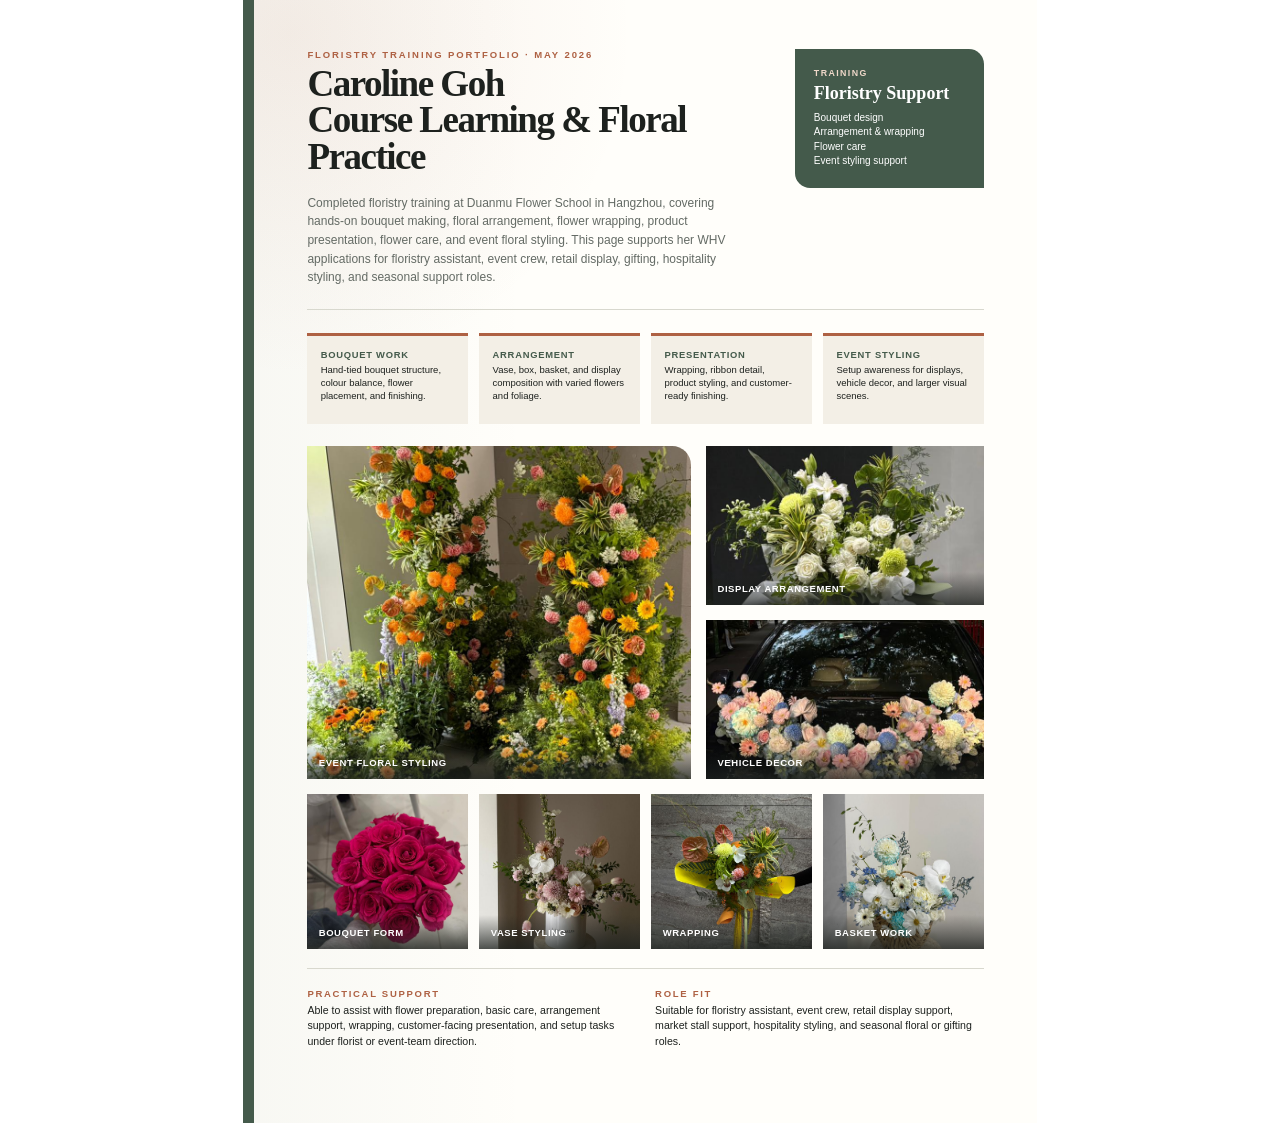
<file: Caroline_WHV_Floristry_Portfolio.html>
<!doctype html>
<html lang="en">
  <head>
    <meta charset="utf-8">
    <meta name="viewport" content="width=device-width, initial-scale=1">
    <title>Caroline WHV Floristry Portfolio</title>
    <style>
      :root {
        --paper: #fffefa;
        --ink: #1d211e;
        --muted: #646b65;
        --sage: #445a4b;
        --sage-soft: #e8eee7;
        --cream: #f3efe6;
        --rust: #ae6143;
        --line: #d8d8ce;
      }

      * {
        box-sizing: border-box;
      }

      @page {
        size: A4;
        margin: 0;
      }

      html,
      body {
        margin: 0;
        padding: 0;
        background: #ffffff;
        color: var(--ink);
        font-family: "Avenir Next", "Helvetica Neue", Arial, sans-serif;
      }

      body {
        -webkit-print-color-adjust: exact;
        print-color-adjust: exact;
      }

      .page {
        position: relative;
        width: 210mm;
        height: 297mm;
        margin: 0 auto;
        padding: 13mm 14mm 11mm 17mm;
        overflow: hidden;
        background:
          radial-gradient(circle at 6% 3%, rgba(174, 97, 67, 0.09), transparent 26%),
          linear-gradient(90deg, rgba(68, 90, 75, 0.04), transparent 36%),
          var(--paper);
      }

      .page::before {
        content: "";
        position: absolute;
        inset: 0 auto 0 0;
        width: 3mm;
        background: var(--sage);
      }

      .hero {
        display: grid;
        grid-template-columns: 1fr 50mm;
        gap: 10mm;
        align-items: start;
        padding-bottom: 6mm;
        border-bottom: 1px solid var(--line);
      }

      .kicker {
        margin: 0 0 6px;
        color: var(--rust);
        font-size: 9.5px;
        font-weight: 800;
        letter-spacing: 0.2em;
        text-transform: uppercase;
      }

      h1 {
        margin: 0;
        font-family: Georgia, "Times New Roman", serif;
        font-size: 37px;
        line-height: 0.98;
        letter-spacing: -0.04em;
        font-weight: 600;
      }

      .summary {
        margin: 5mm 0 0;
        max-width: 112mm;
        color: var(--muted);
        font-size: 12px;
        line-height: 1.55;
      }

      .badge {
        padding: 5mm;
        color: #ffffff;
        background: var(--sage);
        border-radius: 0 4mm 0 4mm;
      }

      .badge-label {
        color: #efd8c9;
        font-size: 8.8px;
        font-weight: 800;
        letter-spacing: 0.16em;
        text-transform: uppercase;
      }

      .badge-title {
        margin-top: 5px;
        font-family: Georgia, "Times New Roman", serif;
        font-size: 18px;
        line-height: 1.15;
        font-weight: 700;
      }

      .badge-copy {
        margin-top: 7px;
        font-size: 10px;
        line-height: 1.45;
      }

      .focus {
        display: grid;
        grid-template-columns: repeat(4, 1fr);
        gap: 3mm;
        margin-top: 6mm;
      }

      .focus-card {
        min-height: 24mm;
        padding: 3.5mm;
        background: var(--cream);
        border-top: 3px solid var(--rust);
      }

      .focus-title {
        color: var(--sage);
        font-size: 9.4px;
        font-weight: 800;
        letter-spacing: 0.08em;
        text-transform: uppercase;
      }

      .focus-copy {
        margin-top: 4px;
        font-size: 9.5px;
        line-height: 1.35;
      }

      .visuals {
        display: grid;
        grid-template-columns: 1.16fr 0.84fr;
        gap: 4mm;
        margin-top: 6mm;
      }

      .photo-card {
        position: relative;
        overflow: hidden;
        min-height: 36mm;
        margin: 0;
        background: var(--cream);
      }

      .photo-card img {
        display: block;
        width: 100%;
        height: 100%;
        object-fit: cover;
      }

      .hero-photo {
        height: 88mm;
        border-radius: 0 5mm 0 0;
      }

      .photo-stack {
        display: grid;
        grid-template-rows: 1fr 1fr;
        gap: 4mm;
      }

      .photo-stack .photo-card {
        height: 42mm;
      }

      .caption {
        position: absolute;
        left: 0;
        right: 0;
        bottom: 0;
        padding: 3mm;
        color: #ffffff;
        font-size: 9.5px;
        font-weight: 750;
        letter-spacing: 0.06em;
        text-transform: uppercase;
        background: linear-gradient(0deg, rgba(29, 33, 30, 0.76), rgba(29, 33, 30, 0));
      }

      .gallery {
        display: grid;
        grid-template-columns: repeat(4, 1fr);
        gap: 3mm;
        margin-top: 4mm;
      }

      .gallery .photo-card {
        height: 41mm;
      }

      .note {
        display: grid;
        grid-template-columns: 1fr 1fr;
        gap: 5mm;
        margin-top: 5mm;
        padding-top: 5mm;
        border-top: 1px solid var(--line);
      }

      .note-title {
        color: var(--rust);
        font-size: 9.5px;
        font-weight: 800;
        letter-spacing: 0.18em;
        text-transform: uppercase;
      }

      .note-copy {
        margin-top: 4px;
        font-size: 10.6px;
        line-height: 1.45;
      }
    </style>
  </head>
  <body>
    <main class="page">
      <section class="hero">
        <div>
          <p class="kicker">Floristry Training Portfolio · May 2026</p>
          <h1>Caroline Goh<br>Course Learning & Floral Practice</h1>
          <p class="summary">
            Completed floristry training at Duanmu Flower School in Hangzhou, covering hands-on
            bouquet making, floral arrangement, flower wrapping, product presentation, flower care,
            and event floral styling. This page supports her WHV applications for floristry assistant,
            event crew, retail display, gifting, hospitality styling, and seasonal support roles.
          </p>
        </div>

        <aside class="badge">
          <div class="badge-label">Training</div>
          <div class="badge-title">Floristry Support</div>
          <div class="badge-copy">
            Bouquet design<br>
            Arrangement &amp; wrapping<br>
            Flower care<br>
            Event styling support
          </div>
        </aside>
      </section>

      <section class="focus">
        <div class="focus-card">
          <div class="focus-title">Bouquet Work</div>
          <div class="focus-copy">Hand-tied bouquet structure, colour balance, flower placement, and finishing.</div>
        </div>
        <div class="focus-card">
          <div class="focus-title">Arrangement</div>
          <div class="focus-copy">Vase, box, basket, and display composition with varied flowers and foliage.</div>
        </div>
        <div class="focus-card">
          <div class="focus-title">Presentation</div>
          <div class="focus-copy">Wrapping, ribbon detail, product styling, and customer-ready finishing.</div>
        </div>
        <div class="focus-card">
          <div class="focus-title">Event Styling</div>
          <div class="focus-copy">Setup awareness for displays, vehicle decor, and larger visual scenes.</div>
        </div>
      </section>

      <section class="visuals">
        <figure class="photo-card hero-photo">
          <img src="images/WhatsApp Image 2026-06-17 at 8.17.05 PM.jpeg" alt="Large-scale event floral installation">
          <figcaption class="caption">Event floral styling</figcaption>
        </figure>
        <div class="photo-stack">
          <figure class="photo-card">
            <img src="images/WhatsApp Image 2026-06-17 at 8.16.59 PM.jpeg" alt="White and green floral stand arrangement">
            <figcaption class="caption">Display arrangement</figcaption>
          </figure>
          <figure class="photo-card">
            <img src="images/WhatsApp Image 2026-06-17 at 8.17.04 PM.jpeg" alt="Pastel floral car styling">
            <figcaption class="caption">Vehicle decor</figcaption>
          </figure>
        </div>
      </section>

      <section class="gallery">
        <figure class="photo-card">
          <img src="images/WhatsApp Image 2026-06-17 at 8.16.54 PM.jpeg" alt="Pink rose bouquet">
          <figcaption class="caption">Bouquet form</figcaption>
        </figure>
        <figure class="photo-card">
          <img src="images/WhatsApp Image 2026-06-17 at 8.17.00 PM.jpeg" alt="Pastel vase floral arrangement">
          <figcaption class="caption">Vase styling</figcaption>
        </figure>
        <figure class="photo-card">
          <img src="images/WhatsApp Image 2026-06-17 at 8.17.01 PM.jpeg" alt="Modern tropical wrapped bouquet">
          <figcaption class="caption">Wrapping</figcaption>
        </figure>
        <figure class="photo-card">
          <img src="images/WhatsApp Image 2026-06-17 at 8.17.01 PM (1).jpeg" alt="Blue and white basket arrangement">
          <figcaption class="caption">Basket work</figcaption>
        </figure>
      </section>

      <section class="note">
        <div>
          <div class="note-title">Practical Support</div>
          <div class="note-copy">
            Able to assist with flower preparation, basic care, arrangement support, wrapping,
            customer-facing presentation, and setup tasks under florist or event-team direction.
          </div>
        </div>
        <div>
          <div class="note-title">Role Fit</div>
          <div class="note-copy">
            Suitable for floristry assistant, event crew, retail display support, market stall
            support, hospitality styling, and seasonal floral or gifting roles.
          </div>
        </div>
      </section>
    </main>
  </body>
</html>
</file>
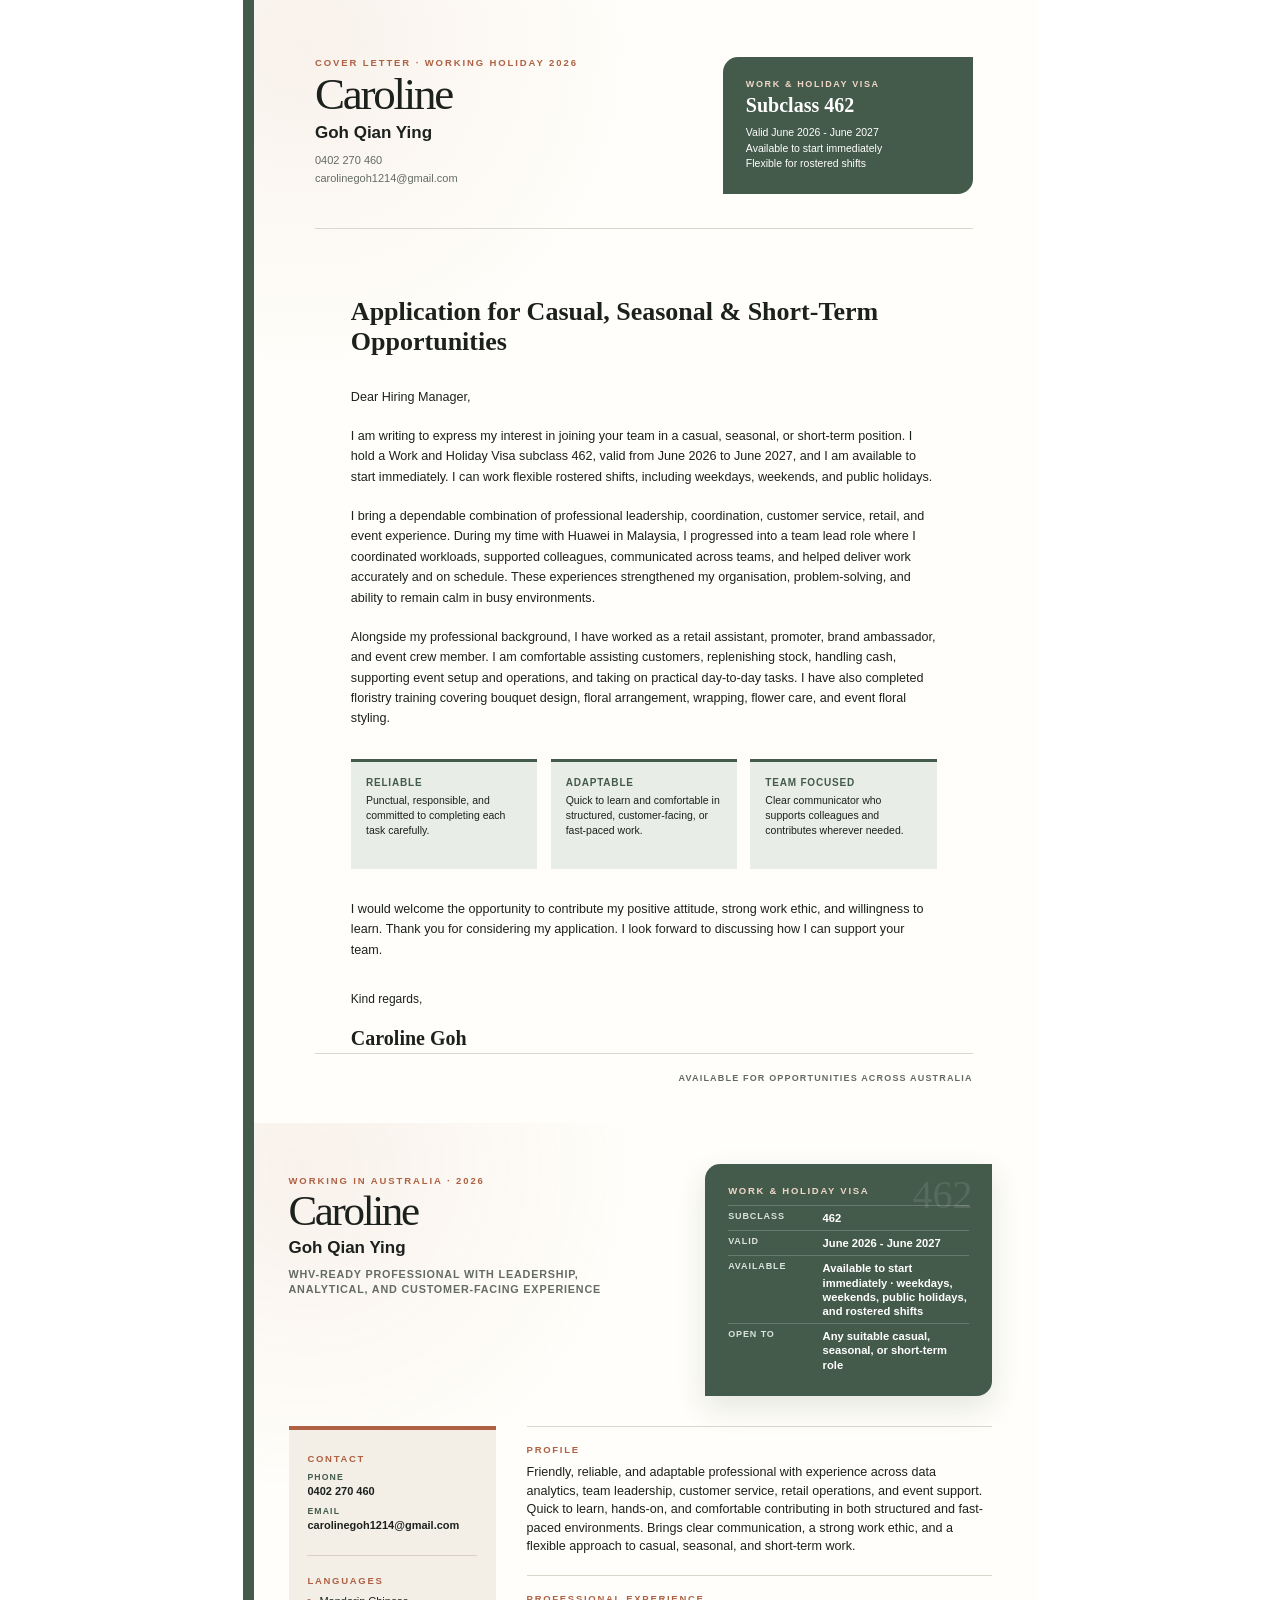
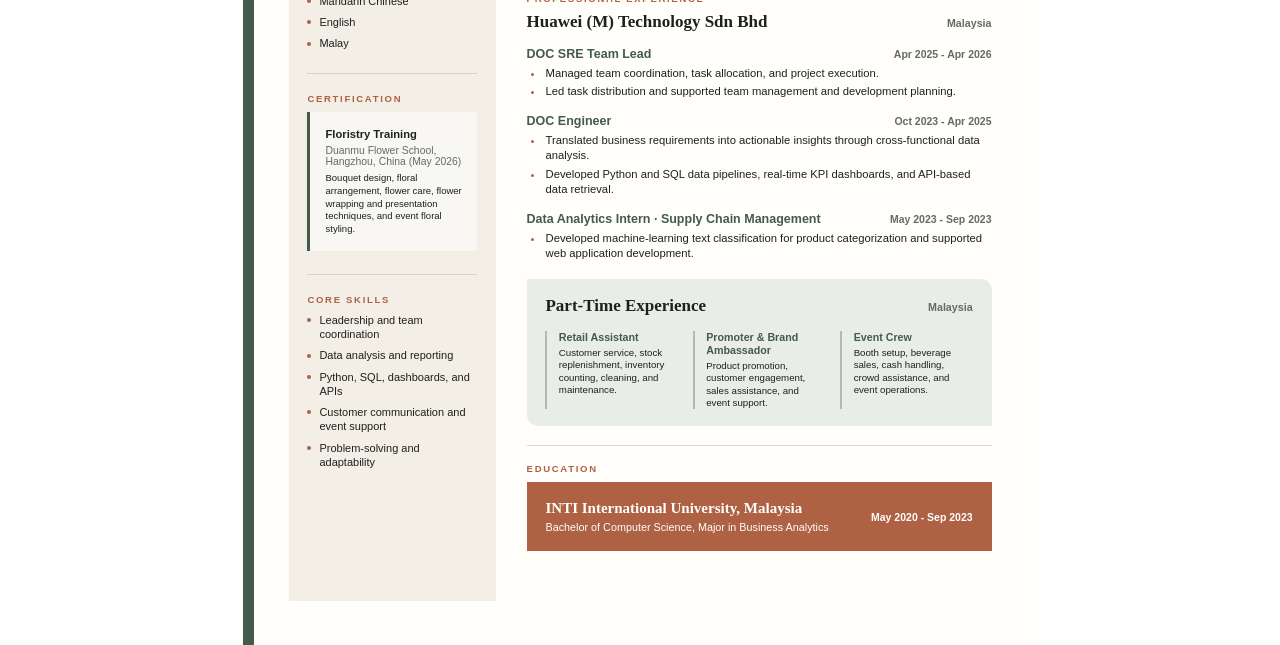
<file: Caroline_WHV_Resume.html>
<!doctype html>
<html lang="en">
  <head>
    <meta charset="utf-8">
    <meta name="viewport" content="width=device-width, initial-scale=1">
    <title>Caroline WHV Resume</title>
    <style>
      :root {
        --paper: #fffefa;
        --ink: #1d211e;
        --muted: #646b65;
        --sage: #445a4b;
        --sage-light: #e8eee7;
        --cream: #f3efe6;
        --rust: #ae6143;
        --line: #d8d8ce;
      }

      * {
        box-sizing: border-box;
      }

      @page {
        size: A4;
        margin: 0;
      }

      html,
      body {
        margin: 0;
        padding: 0;
        background: #ffffff;
        color: var(--ink);
        font-family: "Avenir Next", "Helvetica Neue", Arial, sans-serif;
      }

      body {
        -webkit-print-color-adjust: exact;
        print-color-adjust: exact;
      }

      .page {
        position: relative;
        width: 210mm;
        height: 297mm;
        margin: 0 auto;
        padding: 11mm 12mm 10mm;
        overflow: hidden;
        background:
          radial-gradient(circle at 8% 4%, rgba(174, 97, 67, 0.08), transparent 25%),
          var(--paper);
      }

      .page::before {
        content: "";
        position: absolute;
        inset: 0 auto 0 0;
        width: 3mm;
        background: var(--sage);
      }

      .cover-page {
        display: flex;
        flex-direction: column;
        padding: 15mm 17mm 14mm 19mm;
      }

      .cover-top {
        display: grid;
        grid-template-columns: 1fr auto;
        gap: 12mm;
        align-items: start;
        padding-bottom: 9mm;
        border-bottom: 1px solid var(--line);
      }

      .cover-name {
        margin: 0;
        font-family: Georgia, "Times New Roman", serif;
        font-size: 45px;
        line-height: 0.92;
        letter-spacing: -0.05em;
        font-weight: 500;
      }

      .cover-legal-name {
        margin-top: 8px;
        font-size: 17px;
        font-weight: 700;
      }

      .cover-contact {
        margin-top: 9px;
        color: var(--muted);
        font-size: 11px;
        line-height: 1.6;
      }

      .cover-visa {
        width: 66mm;
        padding: 6mm;
        color: #ffffff;
        background: var(--sage);
        border-radius: 4mm 0 4mm 0;
      }

      .cover-visa-label {
        color: #efd8c9;
        font-size: 9px;
        font-weight: 800;
        letter-spacing: 0.18em;
        text-transform: uppercase;
      }

      .cover-visa-title {
        margin-top: 5px;
        font-family: Georgia, "Times New Roman", serif;
        font-size: 20px;
        line-height: 1.15;
        font-weight: 700;
      }

      .cover-visa-copy {
        margin-top: 8px;
        font-size: 10.5px;
        line-height: 1.45;
      }

      .cover-content {
        width: 155mm;
        margin: 13mm auto 0;
      }

      .cover-date {
        color: var(--rust);
        font-size: 9.5px;
        font-weight: 800;
        letter-spacing: 0.16em;
        text-transform: uppercase;
      }

      .cover-subject {
        margin: 5mm 0 8mm;
        font-family: Georgia, "Times New Roman", serif;
        font-size: 26px;
        line-height: 1.15;
        font-weight: 700;
      }

      .cover-letter {
        font-size: 12.6px;
        line-height: 1.62;
      }

      .cover-letter p {
        margin: 0 0 5mm;
      }

      .cover-strengths {
        display: grid;
        grid-template-columns: repeat(3, 1fr);
        gap: 3.5mm;
        margin: 8mm 0;
      }

      .cover-strength {
        min-height: 29mm;
        padding: 4mm;
        background: var(--sage-light);
        border-top: 3px solid var(--sage);
      }

      .cover-strength-title {
        color: var(--sage);
        font-size: 10px;
        font-weight: 800;
        letter-spacing: 0.08em;
        text-transform: uppercase;
      }

      .cover-strength-copy {
        margin-top: 5px;
        font-size: 10.5px;
        line-height: 1.4;
      }

      .cover-signoff {
        margin-top: 8mm;
        font-size: 12px;
        line-height: 1.5;
      }

      .cover-signature {
        margin-top: 4mm;
        font-family: Georgia, "Times New Roman", serif;
        font-size: 20px;
        font-weight: 700;
      }

      .cover-footer {
        margin-top: auto;
        padding-top: 5mm;
        color: var(--muted);
        font-size: 9px;
        font-weight: 700;
        letter-spacing: 0.13em;
        text-align: right;
        text-transform: uppercase;
        border-top: 1px solid var(--line);
      }

      .header {
        display: grid;
        grid-template-columns: 1.14fr 0.86fr;
        gap: 10mm;
        align-items: stretch;
      }

      .identity {
        padding: 3mm 0 1mm;
      }

      .kicker {
        margin: 0 0 6px;
        color: var(--rust);
        font-size: 9.5px;
        font-weight: 800;
        letter-spacing: 0.2em;
        text-transform: uppercase;
      }

      .name {
        margin: 0;
        font-family: Georgia, "Times New Roman", serif;
        font-size: 43px;
        line-height: 0.9;
        letter-spacing: -0.055em;
        font-weight: 500;
      }

      .legal-name {
        margin-top: 8px;
        font-size: 17px;
        line-height: 1.1;
        font-weight: 700;
      }

      .headline {
        margin-top: 9px;
        max-width: 93%;
        color: var(--muted);
        font-size: 10.8px;
        line-height: 1.4;
        font-weight: 650;
        letter-spacing: 0.075em;
        text-transform: uppercase;
      }

      .visa-card {
        position: relative;
        padding: 5.5mm 6mm 5mm;
        color: #ffffff;
        background: var(--sage);
        border-radius: 4mm 0 4mm 0;
        box-shadow: 0 3mm 8mm rgba(40, 54, 44, 0.12);
      }

      .visa-card::after {
        content: "462";
        position: absolute;
        right: 5mm;
        top: 3mm;
        color: rgba(255, 255, 255, 0.1);
        font-family: Georgia, "Times New Roman", serif;
        font-size: 40px;
        line-height: 1;
      }

      .visa-label {
        position: relative;
        z-index: 1;
        margin: 0 0 9px;
        color: #efd8c9;
        font-size: 9.5px;
        font-weight: 800;
        letter-spacing: 0.18em;
        text-transform: uppercase;
      }

      .visa-row {
        position: relative;
        z-index: 1;
        display: grid;
        grid-template-columns: 21mm 1fr;
        gap: 4mm;
        padding: 5px 0;
        border-top: 1px solid rgba(255, 255, 255, 0.2);
      }

      .visa-key {
        color: #d9e3db;
        font-size: 9px;
        font-weight: 800;
        letter-spacing: 0.1em;
        text-transform: uppercase;
      }

      .visa-value {
        font-size: 11.2px;
        line-height: 1.27;
        font-weight: 650;
      }

      .body-grid {
        display: grid;
        grid-template-columns: 55mm 1fr;
        gap: 8mm;
        margin-top: 8mm;
        align-items: stretch;
      }

      .sidebar {
        min-height: 205mm;
        padding: 6mm 5mm 5mm;
        background: var(--cream);
        border-top: 4px solid var(--rust);
      }

      .side-section + .side-section {
        margin-top: 6mm;
        padding-top: 5mm;
        border-top: 1px solid #d8d0c5;
      }

      .side-title,
      .section-title {
        margin: 0 0 8px;
        color: var(--rust);
        font-size: 9.5px;
        font-weight: 800;
        letter-spacing: 0.18em;
        text-transform: uppercase;
      }

      .contact-row + .contact-row {
        margin-top: 8px;
      }

      .contact-key {
        display: block;
        margin-bottom: 2px;
        color: var(--sage);
        font-size: 8.7px;
        font-weight: 800;
        letter-spacing: 0.13em;
        text-transform: uppercase;
      }

      .contact-value {
        font-size: 11px;
        line-height: 1.3;
        font-weight: 550;
        overflow-wrap: anywhere;
      }

      .side-list {
        margin: 0;
        padding: 0;
        list-style: none;
      }

      .side-list li {
        position: relative;
        margin: 0 0 7px;
        padding-left: 12px;
        font-size: 11px;
        line-height: 1.3;
      }

      .side-list li::before {
        content: "";
        position: absolute;
        left: 0;
        top: 0.48em;
        width: 4px;
        height: 4px;
        border-radius: 50%;
        background: var(--rust);
      }

      .cert {
        padding: 4mm;
        background: rgba(255, 255, 255, 0.55);
        border-left: 3px solid var(--sage);
      }

      .cert-name {
        font-size: 11.2px;
        line-height: 1.3;
        font-weight: 700;
      }

      .cert-place {
        margin-top: 3px;
        color: var(--muted);
        font-size: 10.4px;
      }

      .cert-details {
        margin: 5px 0 0;
        color: var(--ink);
        font-size: 9.5px;
        line-height: 1.35;
      }

      .main {
        display: flex;
        flex-direction: column;
        min-width: 0;
      }

      .main-section {
        padding-top: 4.5mm;
        border-top: 1px solid var(--line);
      }

      .main-section + .main-section {
        margin-top: 5mm;
      }

      .profile {
        margin: 0;
        font-size: 12.6px;
        line-height: 1.48;
      }

      .company-row,
      .part-time-row {
        display: flex;
        justify-content: space-between;
        gap: 12px;
        align-items: baseline;
      }

      .company,
      .part-time-title {
        font-family: Georgia, "Times New Roman", serif;
        font-size: 17px;
        line-height: 1.15;
        font-weight: 700;
      }

      .location {
        color: var(--muted);
        font-size: 10.7px;
        font-weight: 700;
        white-space: nowrap;
      }

      .role {
        margin-top: 4mm;
      }

      .role-head {
        display: grid;
        grid-template-columns: 1fr auto;
        gap: 10px;
        align-items: baseline;
      }

      .role-name {
        color: var(--sage);
        font-size: 12.5px;
        line-height: 1.2;
        font-weight: 800;
      }

      .role-date {
        color: var(--muted);
        font-size: 10.5px;
        font-weight: 700;
        white-space: nowrap;
      }

      .bullets {
        margin: 4px 0 0;
        padding-left: 17px;
      }

      .bullets li {
        margin: 0 0 4px;
        padding-left: 2px;
        font-size: 11.25px;
        line-height: 1.32;
      }

      .bullets li::marker {
        color: var(--rust);
      }

      .part-time {
        margin-top: 5mm;
        padding: 4.5mm 5mm;
        background: var(--sage-light);
        border-radius: 0 3mm 0 3mm;
      }

      .part-time-meta {
        margin-top: 3px;
        color: var(--muted);
        font-size: 10.5px;
        font-weight: 700;
      }

      .part-time-roles {
        display: grid;
        grid-template-columns: repeat(3, 1fr);
        gap: 4mm;
        margin-top: 4mm;
      }

      .part-time-role {
        padding-left: 3mm;
        border-left: 2px solid rgba(68, 90, 75, 0.35);
      }

      .part-time-role-name {
        color: var(--sage);
        font-size: 10.7px;
        line-height: 1.2;
        font-weight: 800;
      }

      .part-time-role-copy {
        margin-top: 3px;
        font-size: 9.7px;
        line-height: 1.28;
      }

      .education {
        margin-top: auto;
      }

      .education-card {
        display: grid;
        grid-template-columns: 1fr auto;
        gap: 8mm;
        align-items: center;
        padding: 4.5mm 5mm;
        color: #ffffff;
        background: var(--rust);
      }

      .school {
        font-family: Georgia, "Times New Roman", serif;
        font-size: 15px;
        line-height: 1.2;
        font-weight: 700;
      }

      .degree {
        margin-top: 3px;
        font-size: 10.8px;
        line-height: 1.3;
      }

      .education-date {
        font-size: 10.5px;
        font-weight: 750;
        white-space: nowrap;
      }

      @media print {
        html,
        body,
        .page {
          background-color: #ffffff;
        }

        .cover-page {
          break-after: page;
          page-break-after: always;
        }
      }
    </style>
  </head>
  <body>
    <main class="page cover-page">
      <header class="cover-top">
        <div>
          <p class="kicker">Cover Letter · Working Holiday 2026</p>
          <h1 class="cover-name">Caroline</h1>
          <div class="cover-legal-name">Goh Qian Ying</div>
          <div class="cover-contact">
            0402 270 460<br>
            carolinegoh1214@gmail.com
          </div>
        </div>

        <aside class="cover-visa">
          <div class="cover-visa-label">Work &amp; Holiday Visa</div>
          <div class="cover-visa-title">Subclass 462</div>
          <div class="cover-visa-copy">
            Valid June 2026 - June 2027<br>
            Available to start immediately<br>
            Flexible for rostered shifts
          </div>
        </aside>
      </header>

      <section class="cover-content">
        <h2 class="cover-subject">Application for Casual, Seasonal &amp; Short-Term Opportunities</h2>

        <div class="cover-letter">
          <p>Dear Hiring Manager,</p>

          <p>I am writing to express my interest in joining your team in a casual, seasonal, or short-term position. I hold a Work and Holiday Visa subclass 462, valid from June 2026 to June 2027, and I am available to start immediately. I can work flexible rostered shifts, including weekdays, weekends, and public holidays.</p>

          <p>I bring a dependable combination of professional leadership, coordination, customer service, retail, and event experience. During my time with Huawei in Malaysia, I progressed into a team lead role where I coordinated workloads, supported colleagues, communicated across teams, and helped deliver work accurately and on schedule. These experiences strengthened my organisation, problem-solving, and ability to remain calm in busy environments.</p>

          <p>Alongside my professional background, I have worked as a retail assistant, promoter, brand ambassador, and event crew member. I am comfortable assisting customers, replenishing stock, handling cash, supporting event setup and operations, and taking on practical day-to-day tasks. I have also completed floristry training covering bouquet design, floral arrangement, wrapping, flower care, and event floral styling.</p>
        </div>

        <div class="cover-strengths">
          <div class="cover-strength">
            <div class="cover-strength-title">Reliable</div>
            <div class="cover-strength-copy">Punctual, responsible, and committed to completing each task carefully.</div>
          </div>
          <div class="cover-strength">
            <div class="cover-strength-title">Adaptable</div>
            <div class="cover-strength-copy">Quick to learn and comfortable in structured, customer-facing, or fast-paced work.</div>
          </div>
          <div class="cover-strength">
            <div class="cover-strength-title">Team Focused</div>
            <div class="cover-strength-copy">Clear communicator who supports colleagues and contributes wherever needed.</div>
          </div>
        </div>

        <div class="cover-letter">
          <p>I would welcome the opportunity to contribute my positive attitude, strong work ethic, and willingness to learn. Thank you for considering my application. I look forward to discussing how I can support your team.</p>
        </div>

        <div class="cover-signoff">
          Kind regards,
          <div class="cover-signature">Caroline Goh</div>
        </div>
      </section>

      <footer class="cover-footer">Available for opportunities across Australia</footer>
    </main>

    <main class="page resume-page">
      <header class="header">
        <div class="identity">
          <p class="kicker">Working in Australia · 2026</p>
          <h1 class="name">Caroline</h1>
          <div class="legal-name">Goh Qian Ying</div>
          <div class="headline">WHV-ready professional with leadership, analytical, and customer-facing experience</div>
        </div>

        <section class="visa-card">
          <p class="visa-label">Work &amp; Holiday Visa</p>
          <div class="visa-row">
            <div class="visa-key">Subclass</div>
            <div class="visa-value">462</div>
          </div>
          <div class="visa-row">
            <div class="visa-key">Valid</div>
            <div class="visa-value">June 2026 - June 2027</div>
          </div>
          <div class="visa-row">
            <div class="visa-key">Available</div>
            <div class="visa-value">Available to start immediately · weekdays, weekends, public holidays, and rostered shifts</div>
          </div>
          <div class="visa-row">
            <div class="visa-key">Open to</div>
            <div class="visa-value">Any suitable casual, seasonal, or short-term role</div>
          </div>
        </section>
      </header>

      <section class="body-grid">
        <aside class="sidebar">
          <section class="side-section">
            <h2 class="side-title">Contact</h2>
            <div class="contact-row">
              <span class="contact-key">Phone</span>
              <div class="contact-value">0402 270 460</div>
            </div>
            <div class="contact-row">
              <span class="contact-key">Email</span>
              <div class="contact-value">carolinegoh1214@gmail.com</div>
            </div>
          </section>

          <section class="side-section">
            <h2 class="side-title">Languages</h2>
            <ul class="side-list">
              <li>Mandarin Chinese</li>
              <li>English</li>
              <li>Malay</li>
            </ul>
          </section>

          <section class="side-section">
            <h2 class="side-title">Certification</h2>
            <div class="cert">
              <div class="cert-name">Floristry Training</div>
              <div class="cert-place">Duanmu Flower School, Hangzhou, China (May 2026)</div>
              <p class="cert-details">Bouquet design, floral arrangement, flower care, flower wrapping and presentation techniques, and event floral styling.</p>
            </div>
          </section>

          <section class="side-section">
            <h2 class="side-title">Core Skills</h2>
            <ul class="side-list">
              <li>Leadership and team coordination</li>
              <li>Data analysis and reporting</li>
              <li>Python, SQL, dashboards, and APIs</li>
              <li>Customer communication and event support</li>
              <li>Problem-solving and adaptability</li>
            </ul>
          </section>
        </aside>

        <section class="main">
          <section class="main-section">
            <h2 class="section-title">Profile</h2>
            <p class="profile">
              Friendly, reliable, and adaptable professional with experience across data analytics,
              team leadership, customer service, retail operations, and event support. Quick to learn,
              hands-on, and comfortable contributing in both structured and fast-paced environments.
              Brings clear communication, a strong work ethic, and a flexible approach to casual,
              seasonal, and short-term work.
            </p>
          </section>

          <section class="main-section">
            <h2 class="section-title">Professional Experience</h2>
            <div class="company-row">
              <div class="company">Huawei (M) Technology Sdn Bhd</div>
              <div class="location">Malaysia</div>
            </div>

            <div class="role">
              <div class="role-head">
                <div class="role-name">DOC SRE Team Lead</div>
                <div class="role-date">Apr 2025 - Apr 2026</div>
              </div>
              <ul class="bullets">
                <li>Managed team coordination, task allocation, and project execution.</li>
                <li>Led task distribution and supported team management and development planning.</li>
              </ul>
            </div>

            <div class="role">
              <div class="role-head">
                <div class="role-name">DOC Engineer</div>
                <div class="role-date">Oct 2023 - Apr 2025</div>
              </div>
              <ul class="bullets">
                <li>Translated business requirements into actionable insights through cross-functional data analysis.</li>
                <li>Developed Python and SQL data pipelines, real-time KPI dashboards, and API-based data retrieval.</li>
              </ul>
            </div>

            <div class="role">
              <div class="role-head">
                <div class="role-name">Data Analytics Intern · Supply Chain Management</div>
                <div class="role-date">May 2023 - Sep 2023</div>
              </div>
              <ul class="bullets">
                <li>Developed machine-learning text classification for product categorization and supported web application development.</li>
              </ul>
            </div>

            <div class="part-time">
              <div class="part-time-row">
                <div class="part-time-title">Part-Time Experience</div>
                <div class="location">Malaysia</div>
              </div>
              <div class="part-time-roles">
                <div class="part-time-role">
                  <div class="part-time-role-name">Retail Assistant</div>
                  <div class="part-time-role-copy">Customer service, stock replenishment, inventory counting, cleaning, and maintenance.</div>
                </div>
                <div class="part-time-role">
                  <div class="part-time-role-name">Promoter &amp; Brand Ambassador</div>
                  <div class="part-time-role-copy">Product promotion, customer engagement, sales assistance, and event support.</div>
                </div>
                <div class="part-time-role">
                  <div class="part-time-role-name">Event Crew</div>
                  <div class="part-time-role-copy">Booth setup, beverage sales, cash handling, crowd assistance, and event operations.</div>
                </div>
              </div>
            </div>
          </section>

          <section class="main-section education">
            <h2 class="section-title">Education</h2>
            <div class="education-card">
              <div>
                <div class="school">INTI International University, Malaysia</div>
                <div class="degree">Bachelor of Computer Science, Major in Business Analytics</div>
              </div>
              <div class="education-date">May 2020 - Sep 2023</div>
            </div>
          </section>
        </section>
      </section>
    </main>
  </body>
</html>
</file>
